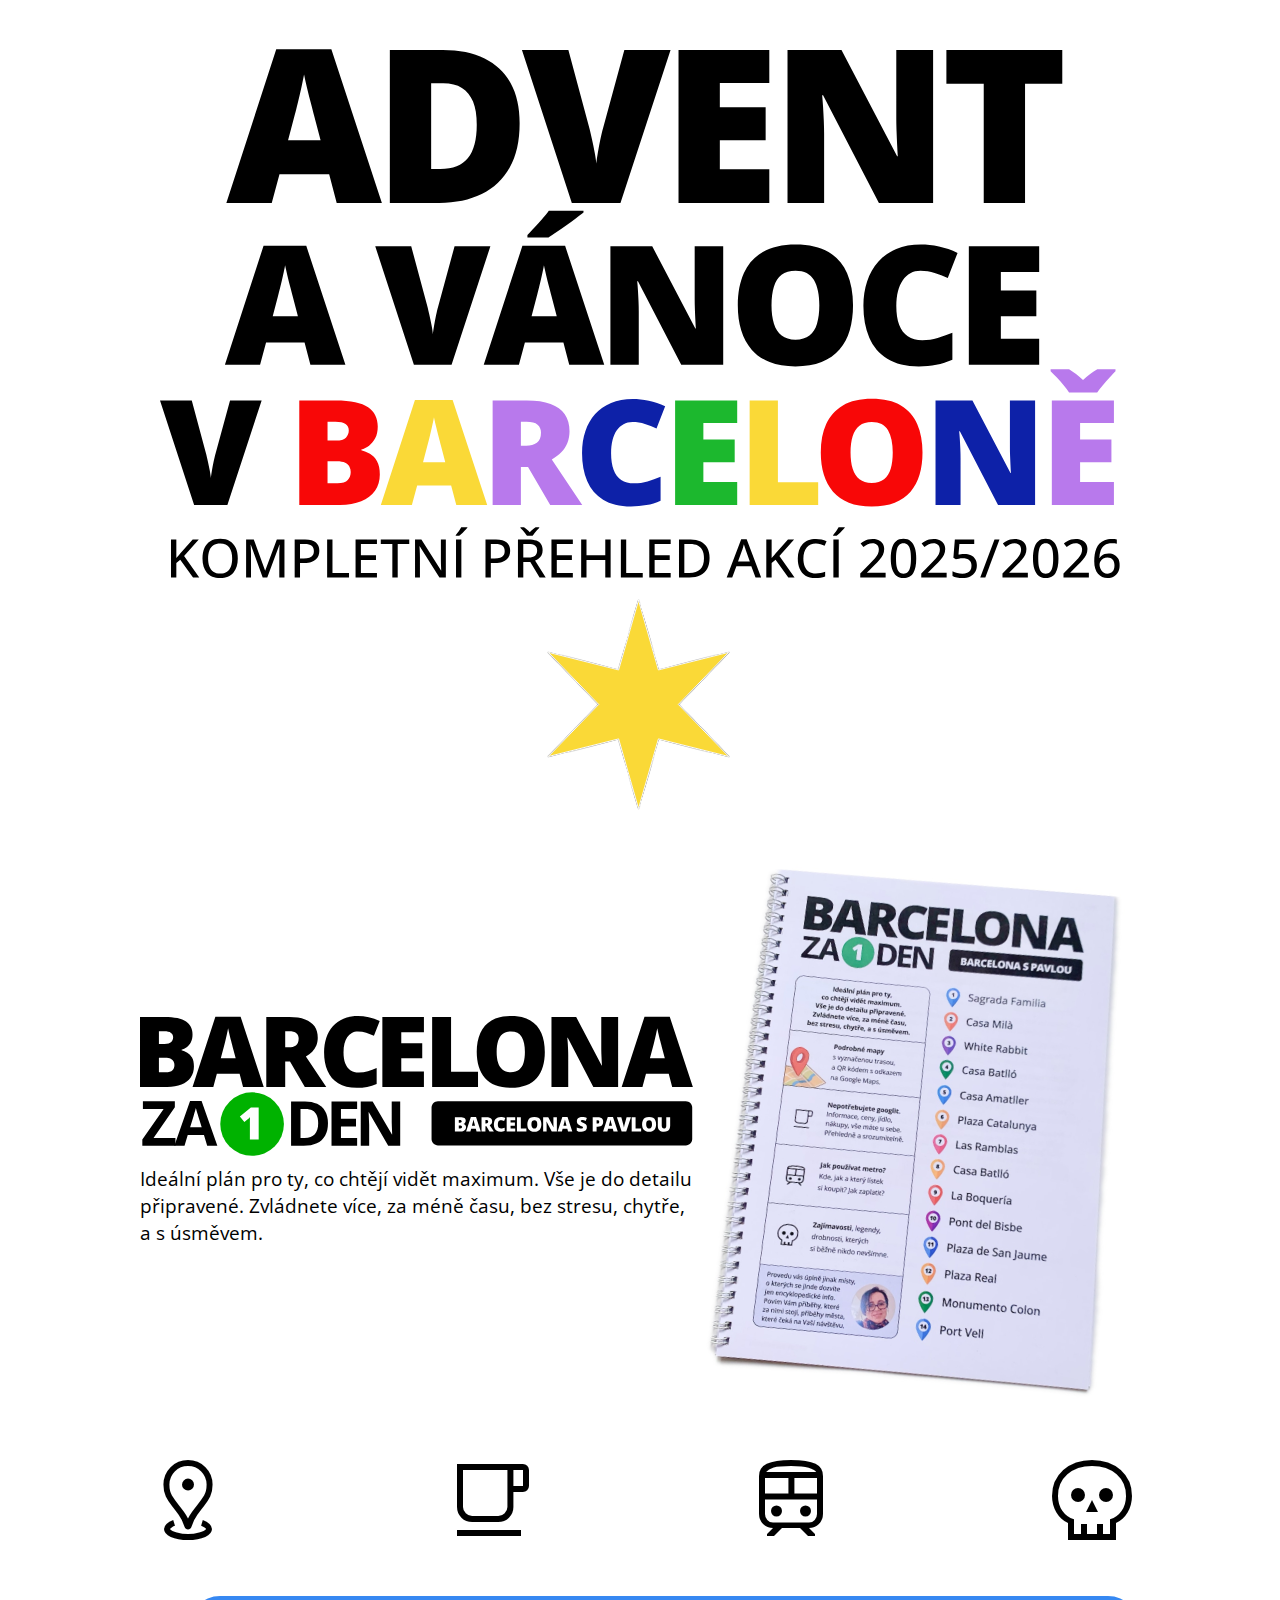
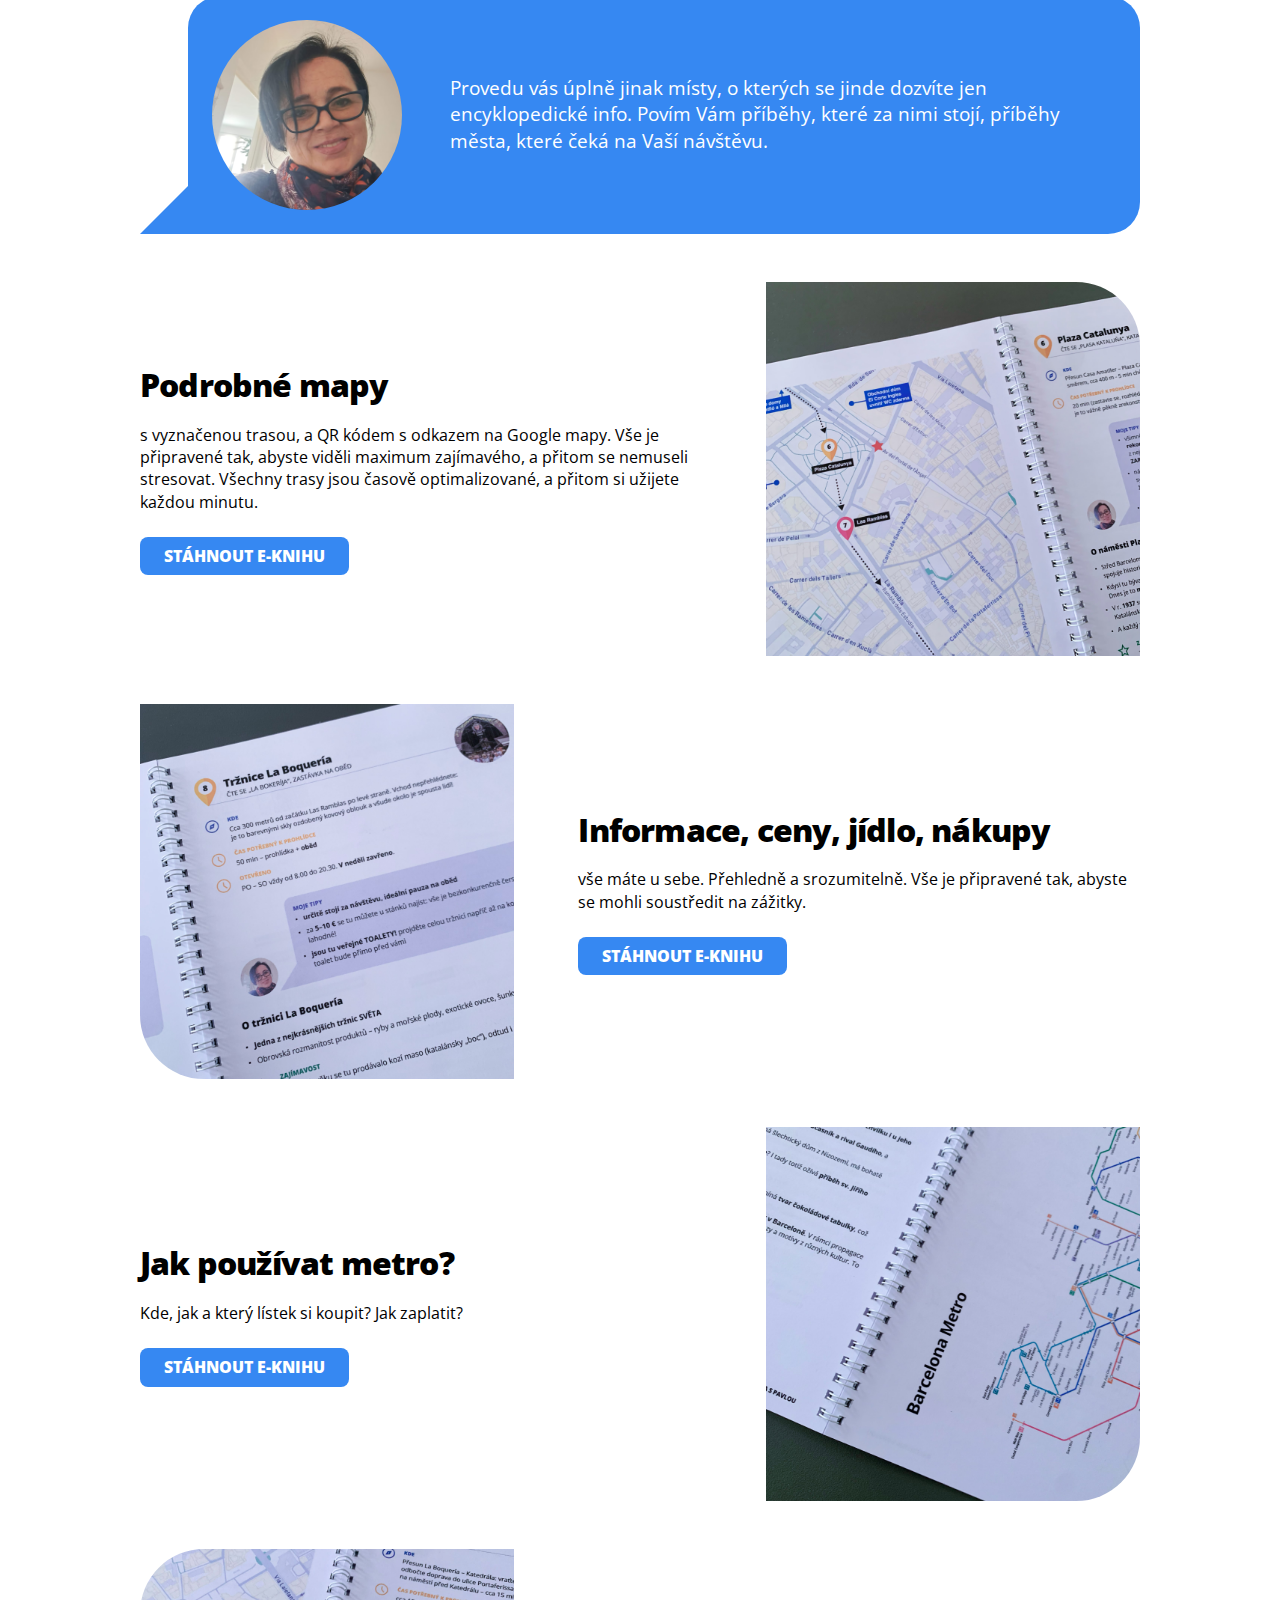
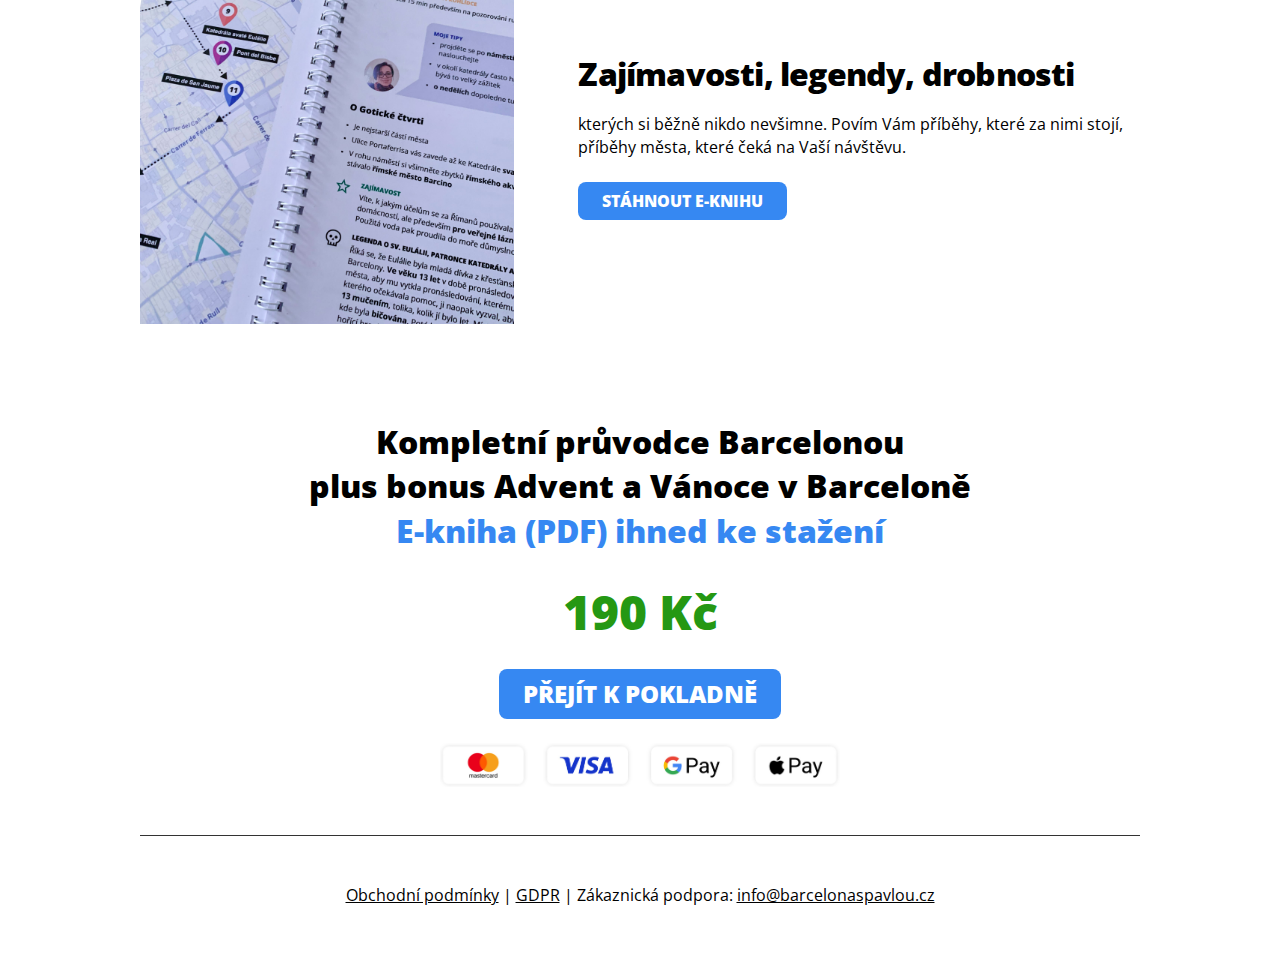
<file: index.html>
<!DOCTYPE html>
<html lang="en">
<head>
    <meta charset="UTF-8">
    <meta name="viewport" content="width=device-width, initial-scale=1.0">
    <title>ADVENT A VÁNOCE V BARCELONĚ</title>
    <link rel="stylesheet" href="style.css">
    <link rel="stylesheet" href="https://fonts.googleapis.com/css2?family=Material+Symbols+Outlined:opsz,wght,FILL,GRAD@48,400,0,0" />
</head>
<body>
    <section id="advent" class="container">
        <img src="media/advent-header-cz.svg" alt="Advent a Vánoce v Barceloně">
    </section>

    <header class="container">
        <div>
            <img src="media/bcn-header-cz.svg" id="logotype" alt="">
            <p class="large">Ideální plán pro ty, co chtějí vidět maximum. Vše je do detailu připravené. Zvládnete více, za méně času, bez stresu, chytře, a s úsměvem.</p>
        </div>
        <div>
            <img id="book" src="media/bcn-cover-cz.jpg" alt="">
        </div>
    </header>

    <section id="icons" class="container">
            <a href="#mapy"  class="material-symbols-outlined x">distance</a>
            <a href="#cafe" class="material-symbols-outlined">local_cafe</a>
            <a href="#metro"  class="material-symbols-outlined">train</a>
            <a href="#legendy"  class="material-symbols-outlined">skull</a>
    </section>

    <section id="pavla" class="container">
        <div>
            <div>
                <img src="media/pavla.jpg" alt="">
            </div>
            <div>
                <p class="large">Provedu vás úplně jinak místy, o kterých se jinde dozvíte jen encyklopedické info. Povím Vám příběhy, které za nimi stojí, příběhy města, které čeká na Vaší návštěvu.</p>
            </div>
        </div>
    </section>

    <section class="cols r container" id="mapy">
        <div>
            <img src="media/img-map-cz.jpg" alt="">
        </div>
        <div>
            <h1>Podrobné mapy</h1>
            <p>s vyznačenou trasou, a QR kódem s odkazem na Google mapy. Vše je připravené tak, abyste viděli maximum zajímavého, a přitom se nemuseli stresovat. Všechny trasy jsou časově optimalizované, a přitom si užijete každou minutu.</p>
            <a class="button" href="#form">stáhnout e-knihu</a>
        </div>
    </section>

    <section class="cols container" id="cafe">
        <div>
            <img src="media/img-food-cz.jpg" alt="">
        </div>
        <div>
            <h1>Informace, ceny, jídlo, nákupy</h1>
            <p>vše máte u sebe. Přehledně a srozumitelně. Vše je připravené tak, abyste se mohli soustředit na zážitky.</p>
            <a class="button" href="#form">stáhnout e-knihu</a>
        </div>
    </section>

    <section class="cols r container" id="metro">
        <div>
            <img src="media/img-metro-cz.jpg" alt="">
        </div>
        <div>
            <h1>Jak používat metro?</h1>
            <p>Kde, jak a který lístek si koupit? Jak zaplatit?</p>
            <a class="button" href="#form">stáhnout e-knihu</a>
        </div>
    </section>

    <section class="cols container" id="legendy">
        <div>
            <img src="media/img-legend-cz.jpg" alt="">
        </div>
        <div>
            <h1>Zajímavosti, legendy, drobnosti</h1>
            <p>kterých si běžně nikdo nevšimne. Povím Vám příběhy, které za nimi stojí, příběhy města, které čeká na Vaší návštěvu.</p>
            <a class="button" href="#form">stáhnout e-knihu</a>
        </div>
    </section>

    <section id="form" class="container">
        <h1>Kompletní průvodce Barcelonou<br>plus bonus Advent a Vánoce v Barceloně<br>
        <span class="blu">E-kniha (PDF) ihned ke stažení</span></h1>
        <div class="price">190 Kč</div>
        <a href="https://buy.stripe.com/bJe6oH9h54RsdR2cBN77O01" class="button">PŘEJÍT K POKLADNĚ</a>    
        <img class="payment-logos" src="media/payment-logos.png">
    </section>
    
    <footer class="container">
        <p><a href="terms.html">Obchodní podmínky</a> | <a href="gdpr.html">GDPR</a> | Zákaznická podpora: <a href="mailto:info@barcelonaspavlou.cz">info@barcelonaspavlou.cz</a></p>
    </footer>
    <!-- Default Statcounter code for Barcelona s Pavlou https://www.barcelonaspavlou.cz -->
    <script type="text/javascript">
    var sc_project=13177007; 
    var sc_invisible=1; 
    var sc_security="9420d42c"; 
    </script>
    <script type="text/javascript"
    src="https://www.statcounter.com/counter/counter.js" async></script>
    <noscript><div class="statcounter"><a title="free web stats"
    href="https://statcounter.com/" target="_blank"><img class="statcounter"
    src="https://c.statcounter.com/13177007/0/9420d42c/1/" alt="free web stats"
    referrerPolicy="no-referrer-when-downgrade"></a></div></noscript>
    <!-- End of Statcounter Code -->    
</body>
</html>
</file>
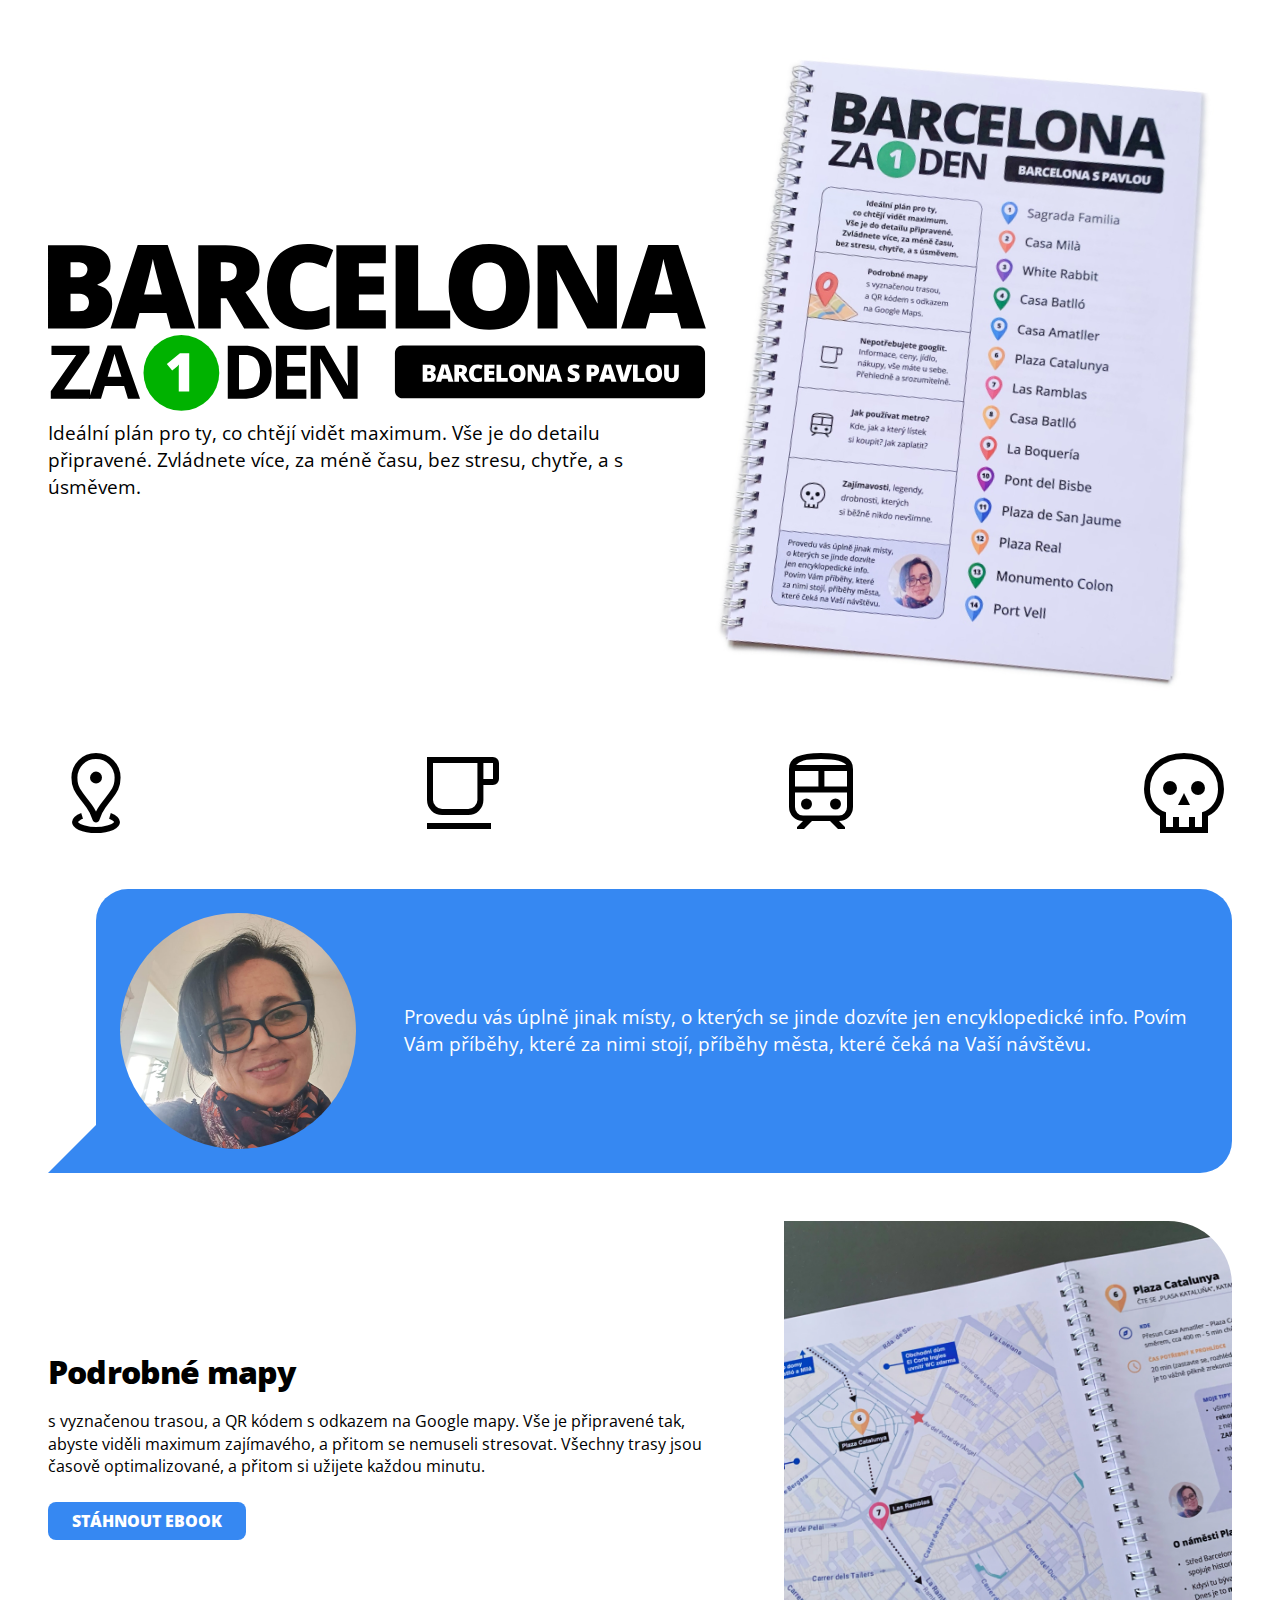
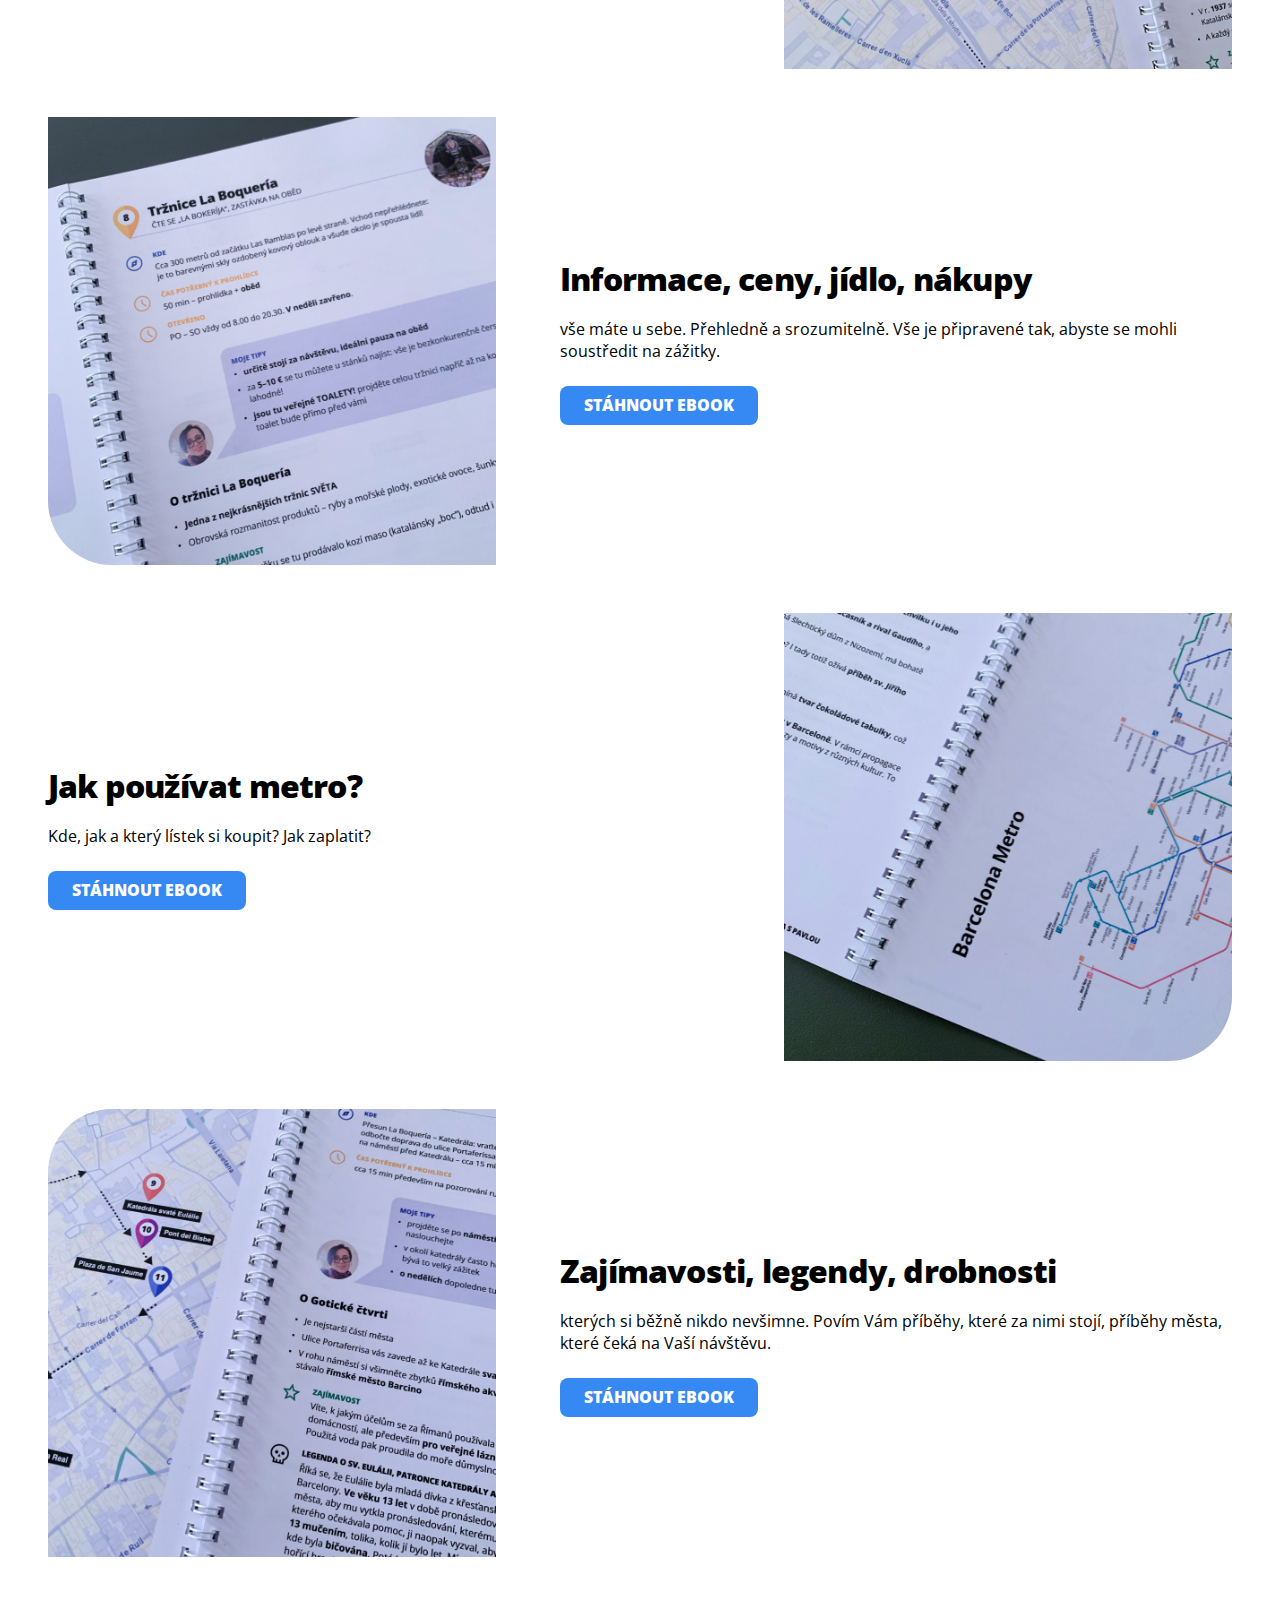
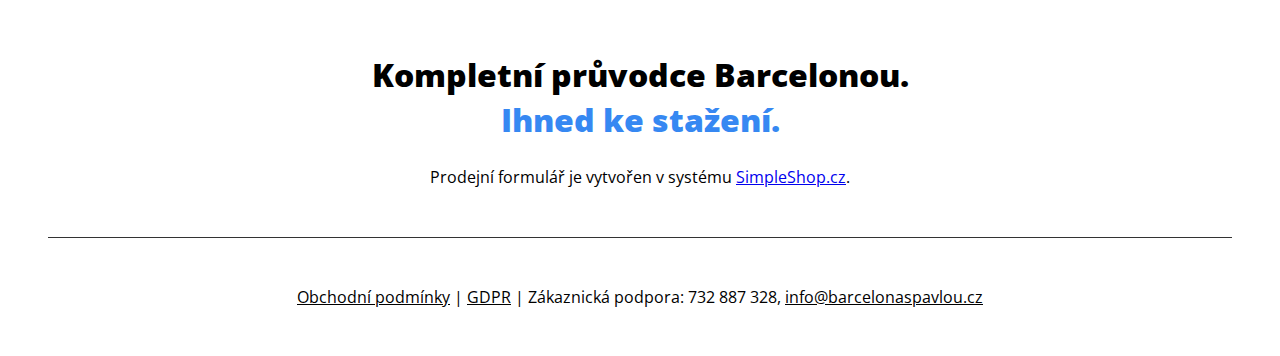
<file: _index.html>
<!DOCTYPE html>
<html lang="en">
<head>
    <meta charset="UTF-8">
    <meta name="viewport" content="width=device-width, initial-scale=1.0">
    <title>BARCELONA ZA 1 DEN EBOOK</title>
    <link rel="stylesheet" href="style.css">
    <link rel="stylesheet" href="https://fonts.googleapis.com/css2?family=Material+Symbols+Outlined:opsz,wght,FILL,GRAD@48,400,0,0" />
</head>
<body>
<!-- Cookie Consent by TermsFeed https://www.TermsFeed.com -->
<script type="text/javascript" src="https://www.termsfeed.com/public/cookie-consent/4.2.0/cookie-consent.js" charset="UTF-8"></script>
<script type="text/javascript" charset="UTF-8">
document.addEventListener('DOMContentLoaded', function () {
cookieconsent.run({"notice_banner_type":"simple","consent_type":"express","palette":"light","language":"cs","page_load_consent_levels":["strictly-necessary"],"notice_banner_reject_button_hide":false,"preferences_center_close_button_hide":false,"page_refresh_confirmation_buttons":false});
});
</script>

    <header>
        <div>
            <img src="media/bcn-curves.svg" id="logotype" alt="">
            <p class="large">Ideální plán pro ty, co chtějí vidět maximum. Vše je do detailu připravené. Zvládnete více, za méně času, bez stresu, chytře, a s úsměvem.</p>
        </div>
        <div>
            <img id="book" src="media/cover.jpg" alt="">
        </div>
    </header>

    <section id="icons">
            <a href="#mapy"  class="material-symbols-outlined x">distance</a>
            <a href="#cafe" class="material-symbols-outlined">local_cafe</a>
            <a href="#metro"  class="material-symbols-outlined">train</a>
            <a href="#legendy"  class="material-symbols-outlined">skull</a>
    </section>

    <section id="pavla">
        <div>
            <div>
                <img src="media/pavla.jpg" alt="">
            </div>
            <div>
                <p class="large">Provedu vás úplně jinak místy, o kterých se jinde dozvíte jen encyklopedické info. Povím Vám příběhy, které za nimi stojí, příběhy města, které čeká na Vaší návštěvu.</p>
            </div>
        </div>
    </section>

    <section class="cols r" id="mapy">
        <div>
            <img src="media/img-map.jpg" alt="">
        </div>
        <div>
            <h1>Podrobné mapy</h1>
            <p>s vyznačenou trasou, a QR kódem s odkazem na Google mapy. Vše je připravené tak, abyste viděli maximum zajímavého, a přitom se nemuseli stresovat. Všechny trasy jsou časově optimalizované, a přitom si užijete každou minutu.</p>
            <a class="button" href="#form">stáhnout ebook</a>
        </div>
    </section>

    <section class="cols" id="cafe">
        <div>
            <img src="media/img-food.jpg" alt="">
        </div>
        <div>
            <h1>Informace, ceny, jídlo, nákupy</h1>
            <p>vše máte u sebe. Přehledně a srozumitelně. Vše je připravené tak, abyste se mohli soustředit na zážitky.</p>
            <a class="button" href="#form">stáhnout ebook</a>
        </div>
    </section>

    <section class="cols r" id="metro">
        <div>
            <img src="media/img-metro.jpg" alt="">
        </div>
        <div>
            <h1>Jak používat metro?</h1>
            <p>Kde, jak a který lístek si koupit? Jak zaplatit?</p>
            <a class="button" href="#form">stáhnout ebook</a>
        </div>
    </section>

    <section class="cols" id="legendy">
        <div>
            <img src="media/img-legend.jpg" alt="">
        </div>
        <div>
            <h1>Zajímavosti, legendy, drobnosti</h1>
            <p>kterých si běžně nikdo nevšimne. Povím Vám příběhy, které za nimi stojí, příběhy města, které čeká na Vaší návštěvu.</p>
            <a class="button" href="#form">stáhnout ebook</a>
        </div>
    </section>

    <section id="form">
        <h1>Kompletní průvodce Barcelonou.<br>
        <span class="blu">Ihned ke stažení.</span></h1>
        <!-- www.SimpleShop.cz form#124700 start -->
        <div data-SimpleShopForm="jDVKB"><div>Prodejní formulář je vytvořen v systému <a href="https://www.simpleshop.cz/?utm_source=simpleshop&utm_medium=form&utm_campaign=71312" target="_blank">SimpleShop.cz</a>.</div></div>
        <script>
        (function(i, s, o, g, r, a, m){
        i[r] = i[r] || function(){
        (i[r].q = i[r].q || []).push(arguments)
        }, i[r].l = 1 * new Date();
        a = s.createElement(o),
        m = s.getElementsByTagName(o)[0];
        a.async = 1;
        a.src = g;
        m.parentNode.insertBefore(a, m)
        })(window, document, "script", "https://form.simpleshop.cz/prj/js/SimpleShopService.js", "sss");
        sss("createForm", "jDVKB");
        </script>
        <!-- www.SimpleShop.cz form#124700 end -->
    </section>
    
    <footer>
        <p><a href="obchodni-podminky.html">Obchodní podmínky</a> | <a href="gdpr.html">GDPR</a> | Zákaznická podpora: 732 887 328, <a href="mailto:info@barcelonaspavlou.cz">info@barcelonaspavlou.cz</a></p>
    </footer>
<!-- Default Statcounter code for Barcelona s Pavlou
https://www.barcelonaspavlou.cz -->
<script type="text/javascript">
var sc_project=13177007; 
var sc_invisible=1; 
var sc_security="9420d42c"; 
</script>
<script type="text/javascript"
src="https://www.statcounter.com/counter/counter.js" async></script>
<noscript><div class="statcounter"><a title="free web stats"
href="https://statcounter.com/" target="_blank"><img class="statcounter"
src="https://c.statcounter.com/13177007/0/9420d42c/1/" alt="free web stats"
referrerPolicy="no-referrer-when-downgrade"></a></div></noscript>
<!-- End of Statcounter Code -->    
</body>
</html>
</file>
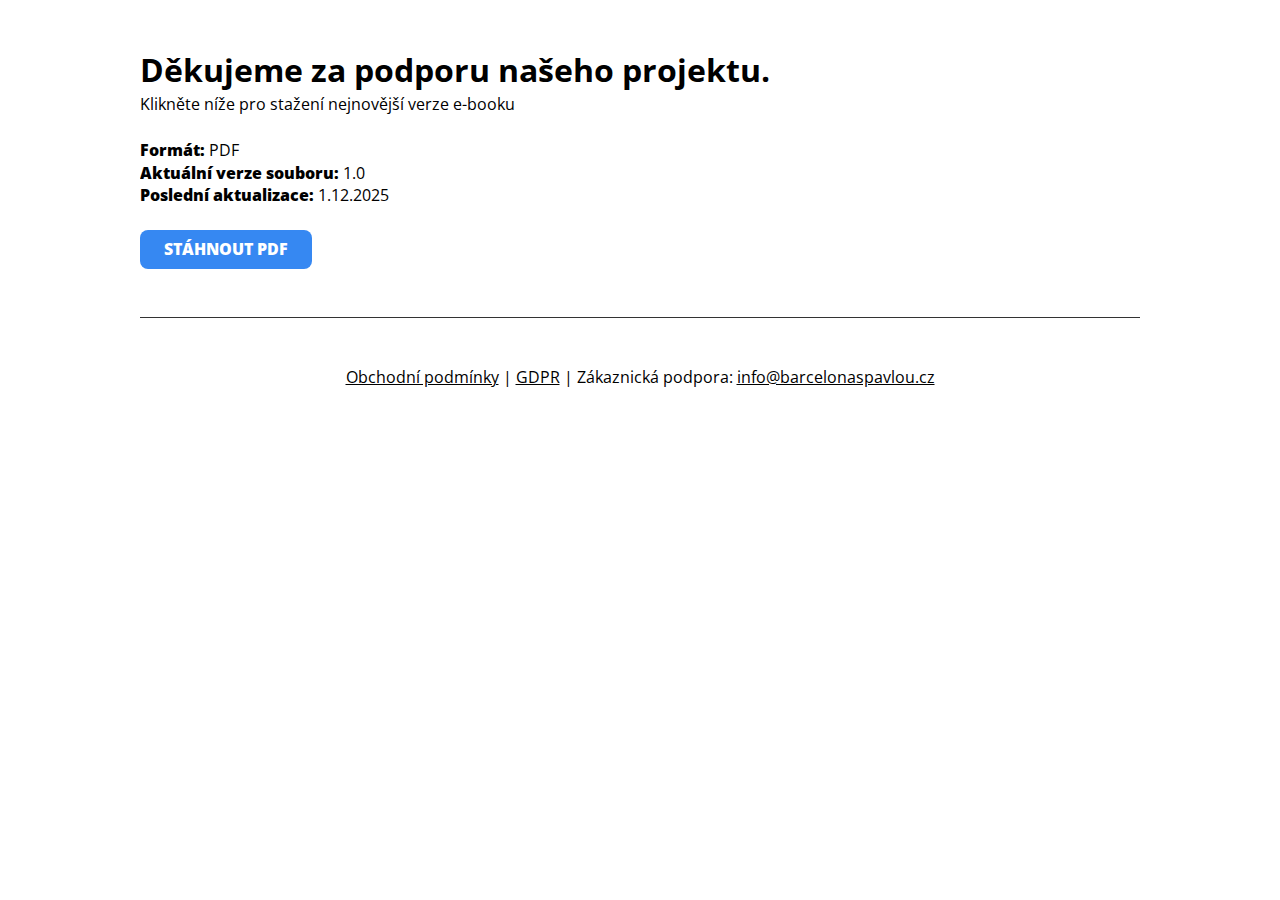
<file: download.html>
<!DOCTYPE html>
<html lang="cs">
<head>
    <meta charset="UTF-8">
    <meta name="viewport" content="width=device-width, initial-scale=1.0">
    <title>Ke stažení</title>
    <meta name="robots" content="noindex, nofollow">
    <link rel="stylesheet" href="style.css">
    <link rel="stylesheet" href="https://fonts.googleapis.com/css2?family=Material+Symbols+Outlined:opsz,wght,FILL,GRAD@48,400,0,0" />
</head>
<body>

    <section id="download" class="container">
        <h1>Děkujeme za podporu našeho projektu.</h1> 
        <p>Klikněte níže pro stažení nejnovější verze e-booku</p>
        <p style="margin-top:1.5rem">
            <b>Formát:</b> PDF<br>
            <b>Aktuální verze souboru:</b> 1.0<br>
            <b>Poslední aktualizace:</b> 1.12.2025
        </p>
        <p>
            <a href="ebooks/TWqX72uGimcVBM/barcelona-vanoce.pdf" class="button" download>Stáhnout PDF</a>
        </p>
    </section>

    <footer class="container">
        <p>
            <a href="terms.html">Obchodní podmínky</a> |
            <a href="gdpr.html">GDPR</a> |
            Zákaznická podpora:
            <a href="mailto:info@barcelonaspavlou.cz">info@barcelonaspavlou.cz</a>
        </p>
    </footer>
    <!-- Default Statcounter code for Barcelona s Pavlou https://www.barcelonaspavlou.cz -->
    <script type="text/javascript">
    var sc_project=13177007; 
    var sc_invisible=1; 
    var sc_security="9420d42c"; 
    </script>
    <script type="text/javascript"
    src="https://www.statcounter.com/counter/counter.js" async></script>
    <noscript><div class="statcounter"><a title="free web stats"
    href="https://statcounter.com/" target="_blank"><img class="statcounter"
    src="https://c.statcounter.com/13177007/0/9420d42c/1/" alt="free web stats"
    referrerPolicy="no-referrer-when-downgrade"></a></div></noscript>
    <!-- End of Statcounter Code -->   
</body>
</html>
</file>
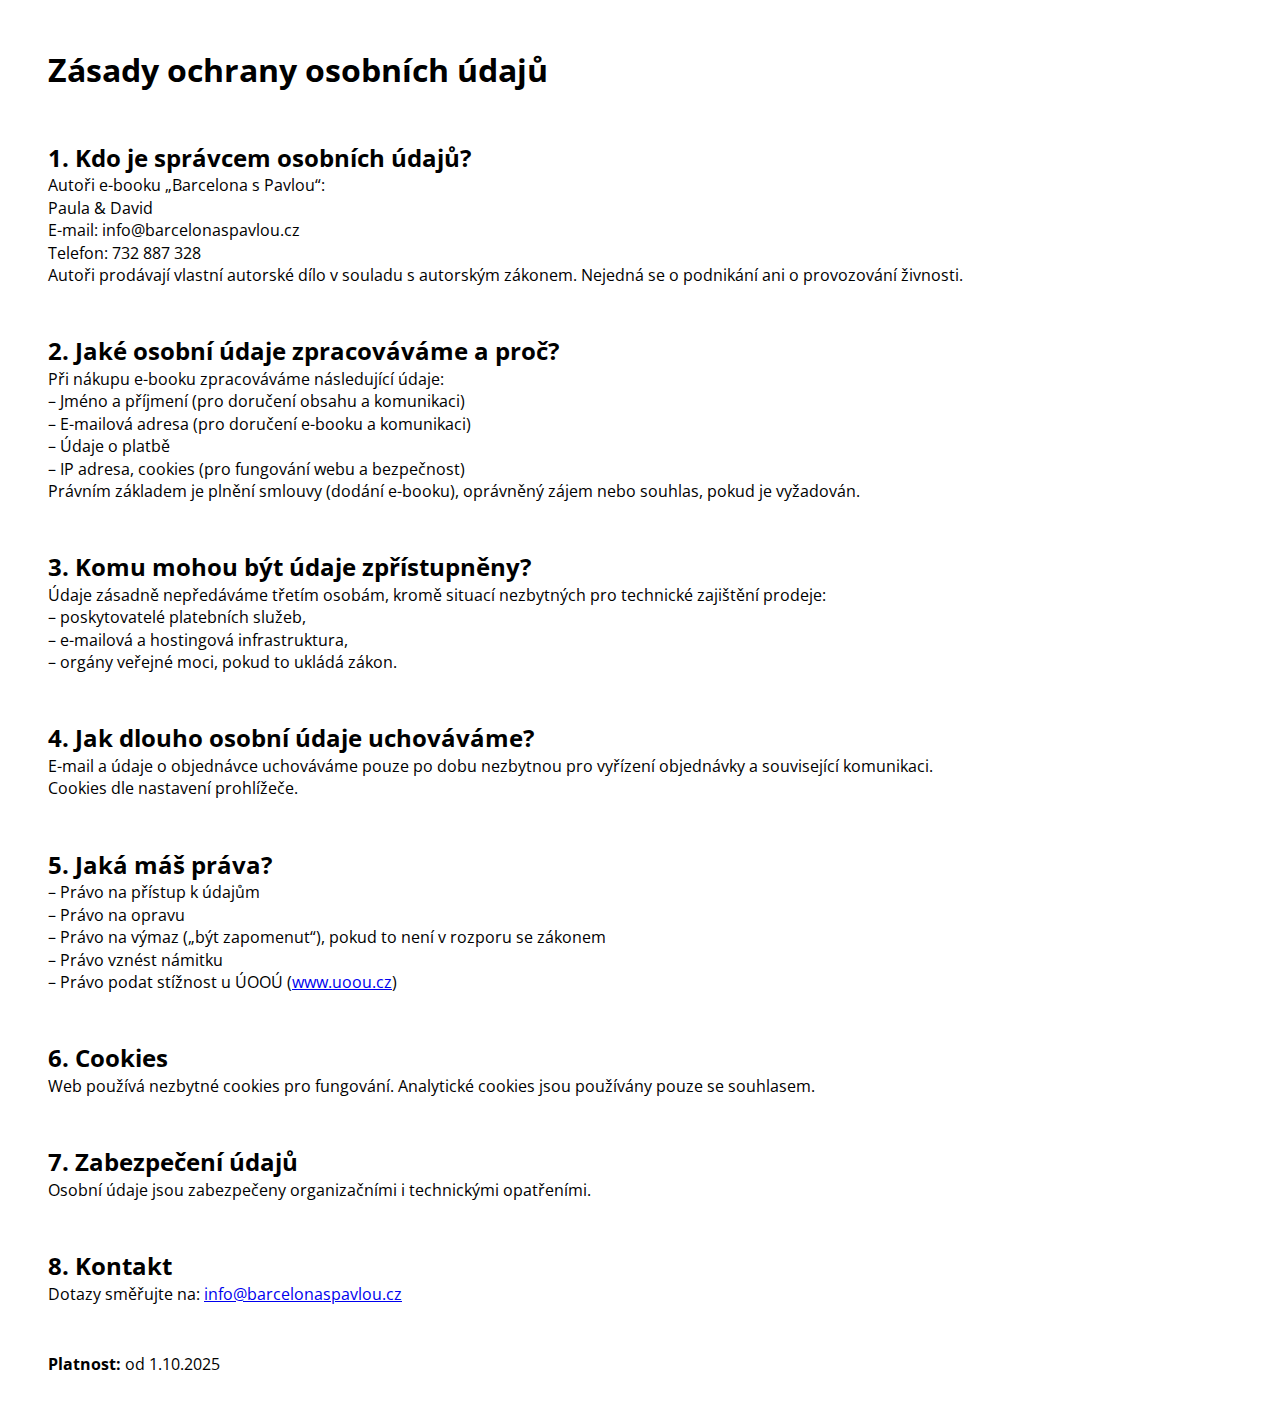
<file: gdpr.html>
<!DOCTYPE html>
<html lang="en">
<head>
    <meta charset="UTF-8">
    <meta name="viewport" content="width=device-width, initial-scale=1.0">
    <title>GDPR</title>
    <meta name="robots" content="noindex, nofollow">
    <link rel="stylesheet" href="style.css">
    <link rel="stylesheet" href="https://fonts.googleapis.com/css2?family=Material+Symbols+Outlined:opsz,wght,FILL,GRAD@48,400,0,0" />
</head>
<body>

<h1>Zásady ochrany osobních údajů</h1>

<section>
    <h2>1. Kdo je správcem osobních údajů?</h2>
    <p>
        Autoři e-booku „Barcelona s Pavlou“:<br>
        Paula & David<br>
        E-mail: info@barcelonaspavlou.cz<br>
        Telefon: 732 887 328
    </p>
    <p>
        Autoři prodávají vlastní autorské dílo v souladu s autorským zákonem. 
        Nejedná se o podnikání ani o provozování živnosti.
    </p>
</section>

<section>
    <h2>2. Jaké osobní údaje zpracováváme a proč?</h2>
    <p>Při nákupu e-booku zpracováváme následující údaje:</p>
    <p>
        – Jméno a příjmení (pro doručení obsahu a komunikaci)<br>
        – E-mailová adresa (pro doručení e-booku a komunikaci)<br>
        – Údaje o platbě<br>
        – IP adresa, cookies (pro fungování webu a bezpečnost)
    </p>
    <p>
        Právním základem je plnění smlouvy (dodání e-booku), 
        oprávněný zájem nebo souhlas, pokud je vyžadován.
    </p>
</section>

<section>
    <h2>3. Komu mohou být údaje zpřístupněny?</h2>
    <p>Údaje zásadně nepředáváme třetím osobám, kromě situací nezbytných pro technické zajištění prodeje:</p>
    <p>
        – poskytovatelé platebních služeb,<br>
        – e-mailová a hostingová infrastruktura,<br>
        – orgány veřejné moci, pokud to ukládá zákon.
    </p>
</section>

<section>
    <h2>4. Jak dlouho osobní údaje uchováváme?</h2>
    <p>E-mail a údaje o objednávce uchováváme pouze po dobu nezbytnou pro vyřízení objednávky a související komunikaci.</p>
    <p>Cookies dle nastavení prohlížeče.</p>
</section>

<section>
    <h2>5. Jaká máš práva?</h2>
    <p>
        – Právo na přístup k údajům<br>
        – Právo na opravu<br>
        – Právo na výmaz („být zapomenut“), pokud to není v rozporu se zákonem<br>
        – Právo vznést námitku<br>
        – Právo podat stížnost u ÚOOÚ (<a href="https://www.uoou.cz/" rel="noopener">www.uoou.cz</a>)
    </p>
</section>

<section>
    <h2>6. Cookies</h2>
    <p>Web používá nezbytné cookies pro fungování. Analytické cookies jsou používány pouze se souhlasem.</p>
</section>

<section>
    <h2>7. Zabezpečení údajů</h2>
    <p>Osobní údaje jsou zabezpečeny organizačními i technickými opatřeními.</p>
</section>

<section>
    <h2>8. Kontakt</h2>
    <p>Dotazy směřujte na: <a href="mailto:info@barcelonaspavlou.cz">info@barcelonaspavlou.cz</a></p>
</section>

<p><strong>Platnost:</strong> od 1.10.2025</p>

</body>
</html>
</file>
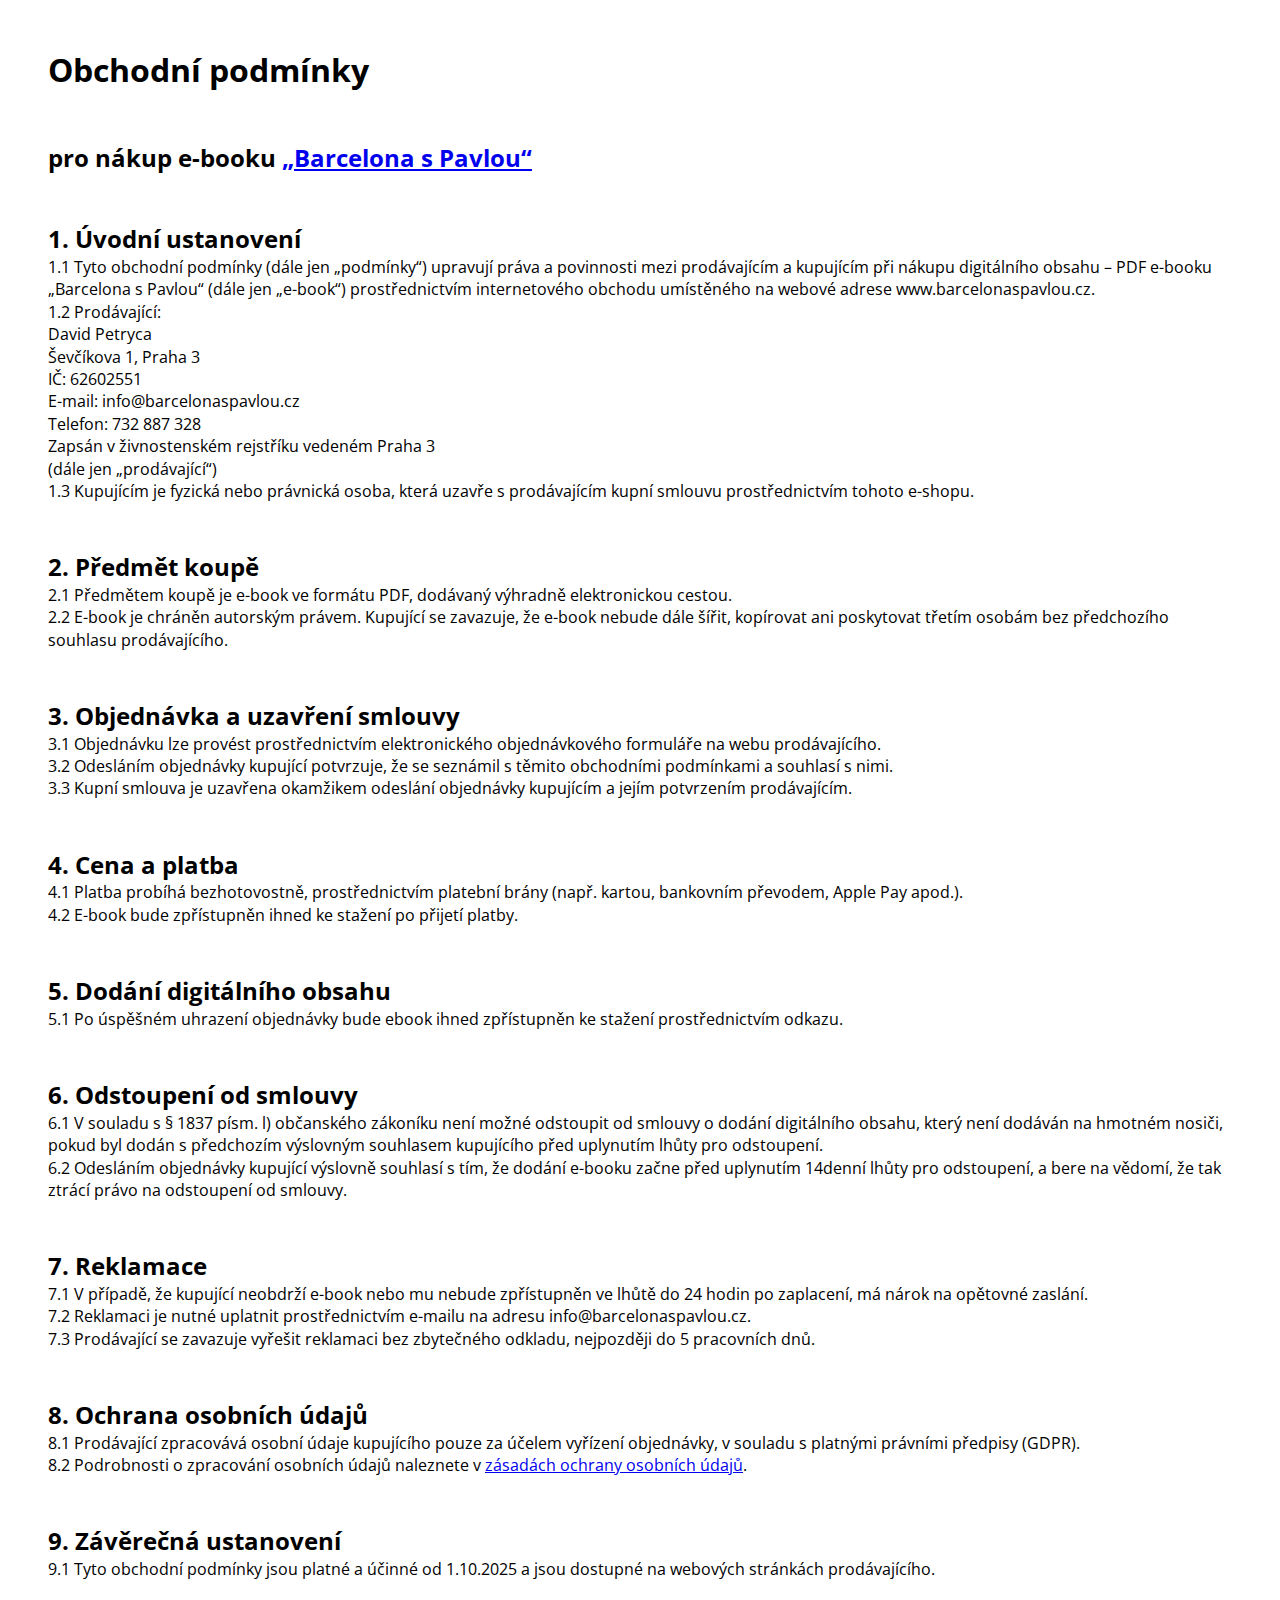
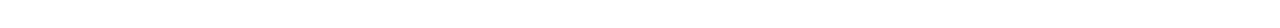
<file: obchodni-podminky.html>
<!DOCTYPE html>
<html lang="en">
<head>
    <meta charset="UTF-8">
    <meta name="viewport" content="width=device-width, initial-scale=1.0">
    <title>BARCELONA ZA 1 DEN EBOOK | OBCHODNÍ PODMÍNKY</title>
    <meta name="robots" content="noindex, nofollow">
    <link rel="stylesheet" href="style.css">
    <link rel="stylesheet" href="https://fonts.googleapis.com/css2?family=Material+Symbols+Outlined:opsz,wght,FILL,GRAD@48,400,0,0" />
</head>
<body>

    <h1>Obchodní podmínky</h1>
    <h2>pro nákup e-booku <a href="/">„Barcelona s Pavlou“</a></h2>

<section>
    <h2>1. Úvodní ustanovení</h2>
    <p>
        1.1 Tyto obchodní podmínky (dále jen „podmínky“) upravují práva a povinnosti mezi prodávajícím a kupujícím při nákupu digitálního obsahu – PDF e-booku „Barcelona s Pavlou“ (dále jen „e-book“) prostřednictvím internetového obchodu umístěného na webové adrese www.barcelonaspavlou.cz.
    </p>
    <p>
        1.2 Prodávající:<br>
        David Petryca<br>
        Ševčíkova 1, Praha 3<br>
        IČ: 62602551<br>
        E-mail: info@barcelonaspavlou.cz<br>
        Telefon: 732 887 328<br>
        Zapsán v živnostenském rejstříku vedeném Praha 3<br>
        (dále jen „prodávající“)
    </p>
    <p>
        1.3 Kupujícím je fyzická nebo právnická osoba, která uzavře s prodávajícím kupní smlouvu prostřednictvím tohoto e-shopu.
    </p>
</section>

<section>
    <h2>2. Předmět koupě</h2>
    <p>
        2.1 Předmětem koupě je e-book ve formátu PDF, dodávaný výhradně elektronickou cestou.
    </p>
    <p>
        2.2 E-book je chráněn autorským právem. Kupující se zavazuje, že e-book nebude dále šířit, kopírovat ani poskytovat třetím osobám bez předchozího souhlasu prodávajícího.
    </p>
</section>

<section>
    <h2>3. Objednávka a uzavření smlouvy</h2>
    <p>
        3.1 Objednávku lze provést prostřednictvím elektronického objednávkového formuláře na webu prodávajícího.
    </p>
    <p>
        3.2 Odesláním objednávky kupující potvrzuje, že se seznámil s těmito obchodními podmínkami a souhlasí s nimi.
    </p>
    <p>
        3.3 Kupní smlouva je uzavřena okamžikem odeslání objednávky kupujícím a jejím potvrzením prodávajícím.
    </p>
</section>

<section>
    <h2>4. Cena a platba</h2>
    <p>
        4.1 Platba probíhá bezhotovostně, prostřednictvím platební brány (např. kartou, bankovním převodem, Apple Pay apod.).
    </p>
    <p>
        4.2 E-book bude zpřístupněn ihned ke stažení po přijetí platby.
    </p>
</section>

<section>
    <h2>5. Dodání digitálního obsahu</h2>
    <p>
        5.1 Po úspěšném uhrazení objednávky bude ebook ihned zpřístupněn ke stažení prostřednictvím odkazu.
    </p>
</section>

<section>
    <h2>6. Odstoupení od smlouvy</h2>
    <p>
        6.1 V souladu s § 1837 písm. l) občanského zákoníku není možné odstoupit od smlouvy o dodání digitálního obsahu, který není dodáván na hmotném nosiči, pokud byl dodán s předchozím výslovným souhlasem kupujícího před uplynutím lhůty pro odstoupení.
    </p>
    <p>
        6.2 Odesláním objednávky kupující výslovně souhlasí s tím, že dodání e-booku začne před uplynutím 14denní lhůty pro odstoupení, a bere na vědomí, že tak ztrácí právo na odstoupení od smlouvy.
    </p>
</section>

<section>
    <h2>7. Reklamace</h2>
    <p>
        7.1 V případě, že kupující neobdrží e-book nebo mu nebude zpřístupněn ve lhůtě do 24 hodin po zaplacení, má nárok na opětovné zaslání.
    </p>
    <p>
        7.2 Reklamaci je nutné uplatnit prostřednictvím e-mailu na adresu info@barcelonaspavlou.cz.
    </p>
    <p>
        7.3 Prodávající se zavazuje vyřešit reklamaci bez zbytečného odkladu, nejpozději do 5 pracovních dnů.
    </p>
</section>

<section>
    <h2>8. Ochrana osobních údajů</h2>
    <p>
        8.1 Prodávající zpracovává osobní údaje kupujícího pouze za účelem vyřízení objednávky, v souladu s platnými právními předpisy (GDPR).
    </p>
    <p>
        8.2 Podrobnosti o zpracování osobních údajů naleznete v <a href="gdpr.html">zásadách ochrany osobních údajů</a>.
    </p>
</section>

<section>
    <h2>9. Závěrečná ustanovení</h2>
    <p>
        9.1 Tyto obchodní podmínky jsou platné a účinné od 1.10.2025 a jsou dostupné na webových stránkách prodávajícího.
    </p>
</section>
  
</body>
</html>
</file>
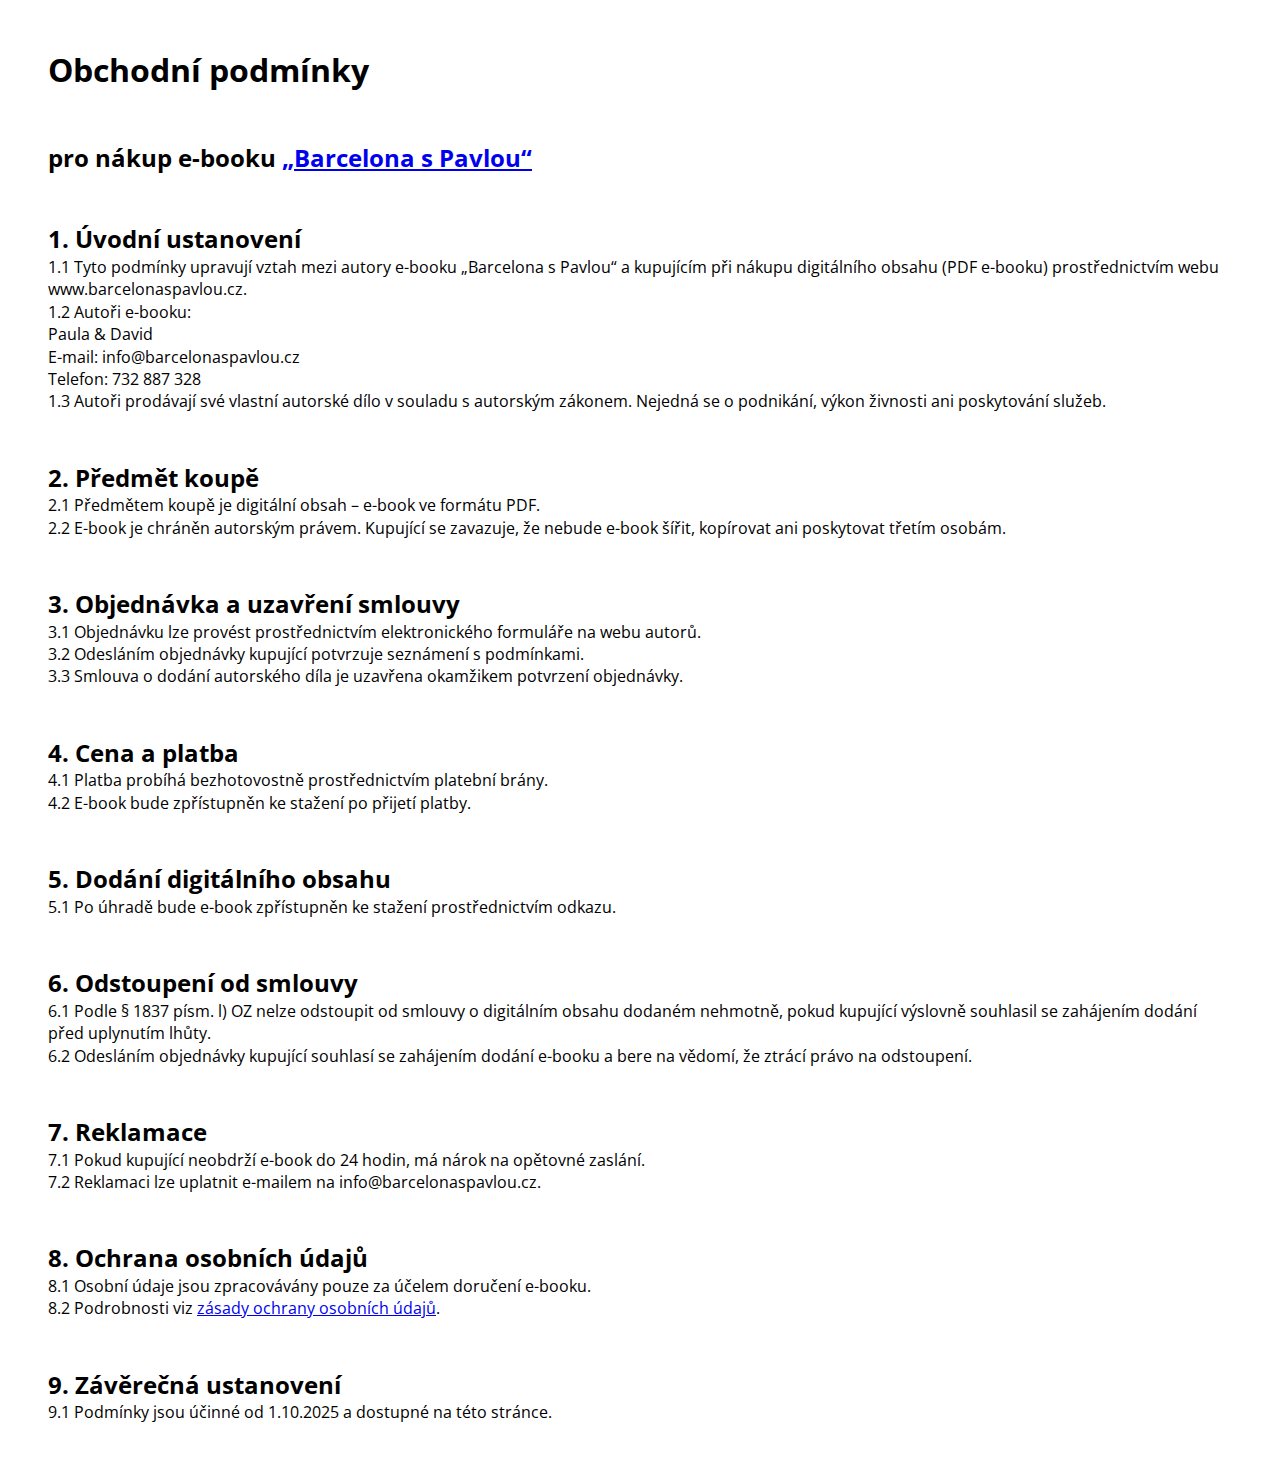
<file: terms.html>
<!DOCTYPE html>
<html lang="en">
<head>
    <meta charset="UTF-8">
    <meta name="viewport" content="width=device-width, initial-scale=1.0">
    <title>OBCHODNÍ PODMÍNKY</title>
    <meta name="robots" content="noindex, nofollow">
    <link rel="stylesheet" href="style.css">
    <link rel="stylesheet" href="https://fonts.googleapis.com/css2?family=Material+Symbols+Outlined:opsz,wght,FILL,GRAD@48,400,0,0" />
</head>
<body>

<h1>Obchodní podmínky</h1>
<h2>pro nákup e-booku <a href="/">„Barcelona s Pavlou“</a></h2>

<section>
    <h2>1. Úvodní ustanovení</h2>
    <p>
        1.1 Tyto podmínky upravují vztah mezi autory e-booku „Barcelona s Pavlou“ a kupujícím 
        při nákupu digitálního obsahu (PDF e-booku) prostřednictvím webu www.barcelonaspavlou.cz.
    </p>
    <p>
        1.2 Autoři e-booku:<br>
        Paula & David<br>
        E-mail: info@barcelonaspavlou.cz<br>
        Telefon: 732 887 328
    </p>
    <p>
        1.3 Autoři prodávají své vlastní autorské dílo v souladu s autorským zákonem. 
        Nejedná se o podnikání, výkon živnosti ani poskytování služeb.
    </p>
</section>

<section>
    <h2>2. Předmět koupě</h2>
    <p>
        2.1 Předmětem koupě je digitální obsah – e-book ve formátu PDF.
    </p>
    <p>
        2.2 E-book je chráněn autorským právem. Kupující se zavazuje, že nebude e-book šířit, kopírovat ani poskytovat třetím osobám.
    </p>
</section>

<section>
    <h2>3. Objednávka a uzavření smlouvy</h2>
    <p>
        3.1 Objednávku lze provést prostřednictvím elektronického formuláře na webu autorů.
    </p>
    <p>
        3.2 Odesláním objednávky kupující potvrzuje seznámení s podmínkami.
    </p>
    <p>
        3.3 Smlouva o dodání autorského díla je uzavřena okamžikem potvrzení objednávky.
    </p>
</section>

<section>
    <h2>4. Cena a platba</h2>
    <p>
        4.1 Platba probíhá bezhotovostně prostřednictvím platební brány.
    </p>
    <p>
        4.2 E-book bude zpřístupněn ke stažení po přijetí platby.
    </p>
</section>

<section>
    <h2>5. Dodání digitálního obsahu</h2>
    <p>
        5.1 Po úhradě bude e-book zpřístupněn ke stažení prostřednictvím odkazu.
    </p>
</section>

<section>
    <h2>6. Odstoupení od smlouvy</h2>
    <p>
        6.1 Podle § 1837 písm. l) OZ nelze odstoupit od smlouvy o digitálním obsahu dodaném nehmotně, 
        pokud kupující výslovně souhlasil se zahájením dodání před uplynutím lhůty.
    </p>
    <p>
        6.2 Odesláním objednávky kupující souhlasí se zahájením dodání e-booku a bere na vědomí, 
        že ztrácí právo na odstoupení.
    </p>
</section>

<section>
    <h2>7. Reklamace</h2>
    <p>
        7.1 Pokud kupující neobdrží e-book do 24 hodin, má nárok na opětovné zaslání.
    </p>
    <p>
        7.2 Reklamaci lze uplatnit e-mailem na info@barcelonaspavlou.cz.
    </p>
</section>

<section>
    <h2>8. Ochrana osobních údajů</h2>
    <p>
        8.1 Osobní údaje jsou zpracovávány pouze za účelem doručení e-booku.
    </p>
    <p>
        8.2 Podrobnosti viz <a href="gdpr.html">zásady ochrany osobních údajů</a>.
    </p>
</section>

<section>
    <h2>9. Závěrečná ustanovení</h2>
    <p>
        9.1 Podmínky jsou účinné od 1.10.2025 a dostupné na této stránce. 
    </p>
</section>

</body>
</html>
</file>
<file: style.css>
@import url('https://fonts.googleapis.com/css?family=Open+Sans:400,700,800&display=swap');

/* =========================
   Base + Design Tokens
   ========================= */

* {
    margin: 0;
    padding: 0;
    box-sizing: border-box;
}

html {
    font-size: 16px;
    scroll-behavior: smooth;

    /* Layout tokens */
    --max-width: 1000px;
    --page-padding: 3rem;
    --section-gap: 3rem;

    /* Colors */
    --color-text: #000;
    --color-primary: #3688f2;
    --color-primary-dark: #1676f3;
    --color-green: #259813;

    /* Radii */
    --radius-section: 2rem;
    --radius-image: 4rem;
}

body {
    font-family: 'Open Sans', sans-serif;
    line-height: 1.4;
    color: var(--color-text);

    display: grid;
    grid-template-columns: 1fr;
    gap: var(--section-gap);
    padding: var(--page-padding);
}

/* Max-width wrapper for main blocks */
.container {
    width: 100%;
    max-width: var(--max-width);
    margin-inline: auto;
}

/* Typography helpers */

b {
    font-weight: 800;
}

.large {
    font-size: 1.2rem;
}

/* Media elements */

img {
    display: block;
    width: 100%;
    height: auto;
}

/* =========================
   Header
   ========================= */

header {
    display: grid;
    grid-template-columns: 4fr 3fr;
    gap: 2rem;
}

header>div:first-child {
    display: flex;
    flex-direction: column;
    align-items: center;
    justify-content: center;
}

#logotype {
    margin-bottom: 0.6rem;
}

#book {
    transform: rotate(10deg);
}

/* =========================
   Icons (section navigation)
   ========================= */

#icons {
    display: flex;
    justify-content: space-between;
    align-items: center;
    gap: 1.8rem;
    text-align: center;
}

.material-symbols-outlined {
    font-size: 6rem !important;
    /* override default icon size */
    display: block;
    text-decoration: none;
    color: #000;
    transition: color 0.3s ease, transform 0.3s ease;
}

.material-symbols-outlined:hover {
    color: var(--color-primary);
    transform: scale(1.1);
}

/* =========================
   Advent hero
   ========================= */

#advent {
    display: flex;
    flex-direction: column;
    align-items: center;
    justify-content: center;
}

#advent img {
    max-width: calc(var(--max-width) - 40px);
}

/* =========================
   Pavla quote bubble
   ========================= */

#pavla img {
    border-radius: 50%;
}

#pavla>div {
    position: relative;
    background-color: var(--color-primary);
    border-radius: var(--radius-section) var(--radius-section) var(--radius-section) 0;
    display: grid;
    grid-template-columns: 1fr 3fr;
    margin-left: 3rem;
}

#pavla>div::after {
    content: '';
    position: absolute;
    bottom: 0;
    left: -3rem;
    z-index: 1;

    width: 0;
    border-style: solid;
    border-width: 0 0 3rem 3rem;
    border-color: transparent transparent var(--color-primary) transparent;
}

#pavla>div>div {
    padding: 1.5rem;
    color: #fff;
    display: flex;
    align-items: center;
}

/* =========================
   Two-column content sections
   ========================= */

.cols {
    display: flex;
    flex-direction: row;
    gap: 4rem;
    width: 100%;
}

.cols>div {
    display: flex;
    flex-direction: column;
    justify-content: center;
}

.cols>div:first-child {
    flex: 2;
}

.cols>div:last-child {
    flex: 3;
}

.cols.r {
    flex-direction: row-reverse;
}

.cols h1 {
    font-size: 2rem;
    margin-bottom: 1rem;
    font-weight: 800;
    letter-spacing: -0.05rem;
}

/* Section-specific image radii */
#mapy img {
    border-top-right-radius: var(--radius-image);
}

#cafe img {
    border-bottom-left-radius: var(--radius-image);
}

#metro img {
    border-bottom-right-radius: var(--radius-image);
}

#legendy img {
    border-top-left-radius: var(--radius-image);
}

/* =========================
   Buttons
   ========================= */

.button {
    display: inline-block;
    margin-top: 1.5rem;
    padding: 0.5rem 1.5rem;

    background-color: var(--color-primary);
    color: #fff;
    text-decoration: none;

    border-radius: 0.5rem;
    text-transform: uppercase;
    font-weight: 800;

    transition: background-color 0.3s ease;
    width: fit-content;
}

.button:hover,
.button:active {
    background-color: var(--color-primary-dark);
}

/* =========================
   Form section
   ========================= */   

#form {
    text-align: center;
}   

#form h1 {
    text-align: center;
    font-size: 2rem;
    font-weight: 800;
    margin: 3rem 0 1.5rem 0;
}

#form .button {
    font-size: 1.5rem;
}

.blu {
    color: var(--color-primary);
}

.price {
    font-size: 3rem;
    font-weight: 900;
    color: var(--color-green);
}

.payment-logos {
    max-width: 400px;
    margin: 1.5rem auto 0 auto;
}

/* =========================
   Footer
   ========================= */

footer {
    border-top: 1px solid #333;
    text-align: center;
    padding-top: 3rem;
}

footer a {
    color: inherit;
}

/* =========================
   Responsive
   ========================= */

/* Up to tablet */
@media (max-width: 768px) {
    body {
        gap: 2rem;
        padding: 2rem;
    }

    header {
        grid-template-columns: 1fr;
        text-align: center;
        gap: 2rem;
    }

    header>div:first-child,
    header>div:last-child {
        display: flex;
        align-items: center;
        justify-content: center;
    }

    #book {
        transform: rotate(-4deg);
        max-width: 26rem;
    }

    #pavla>div {
        margin-left: 0;
        border-radius: var(--radius-section);
        grid-template-columns: 1fr;
        text-align: center;
    }

    #pavla>div::after {
        display: none;
    }

    #pavla>div>div:first-child {
        padding: 2rem 3rem 1rem 3rem;
        justify-content: center;
    }

    #pavla>div>div:last-child {
        padding: 0 2rem 2rem 2rem;
    }

    #pavla img {
        max-width: 12rem;
    }
}

/* Icons stack on narrow screens */
@media (max-width: 680px) {
    #icons {
        flex-direction: column;
        align-items: center;
    }
}

/* Columns stack on mobile */
@media (max-width: 560px) {

    .cols,
    .cols.r {
        flex-direction: column;
    }
}
</file>
